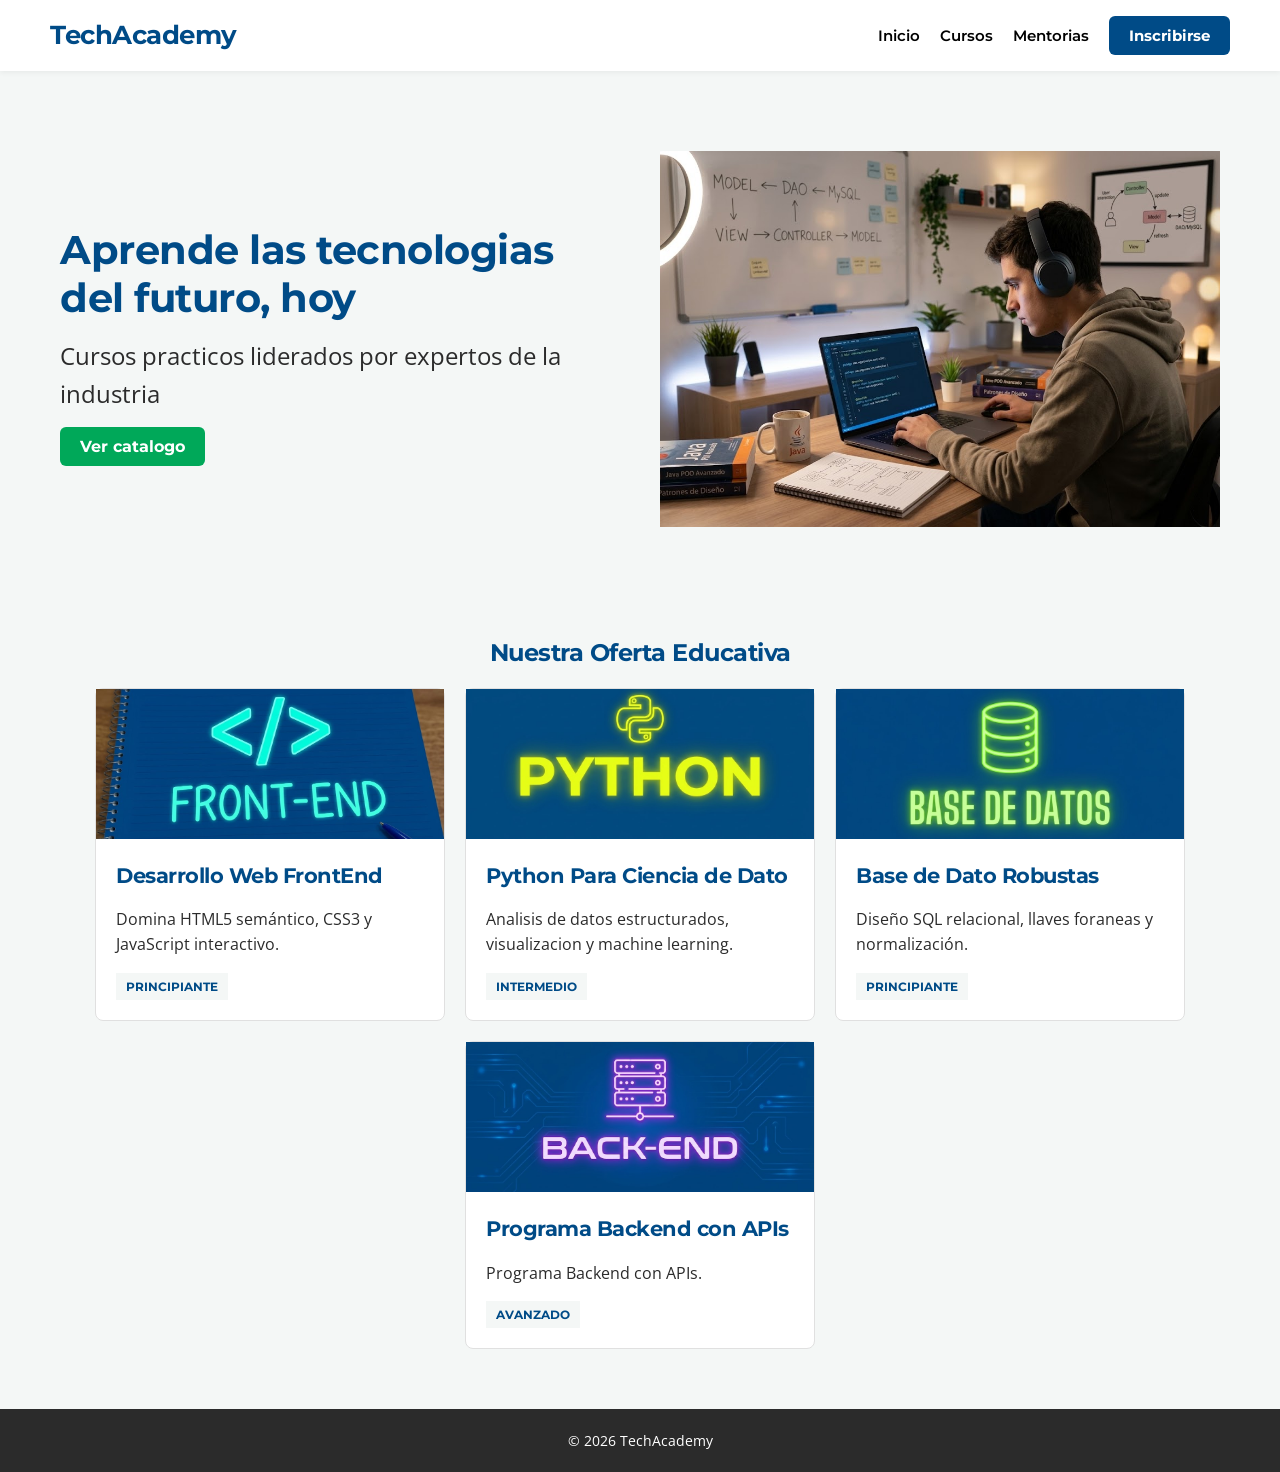
<file: index.html>
<!DOCTYPE html>
<html lang="es">
<head>
    <meta charset="UTF-8">
    <meta name="viewport" content="width=device-width, initial-scale=1.0">
    <link rel="stylesheet" href="css/miEstilo.css">
    <title>TechAcademy</title>
    <!-- tipografia en linea -->
     <link rel="preconnect" href="https://fonts.googleapis.com">
     <link rel="preconnect" href="https://fonts.gstatic.com" crossorigin>
     <link href="https://fonts.googleapis.com/css2?family=Montserrat:ital,wght@0,100..900;1,100..900&display=swap" rel="stylesheet">
</head>
<body>
    <!-- encabezado -->
     <header>
        <div id="logo">
            <h1>TechAcademy</h1>
        </div>
        <nav class="navPrincipal">
            <ul>
                <li><a href="index.html">Inicio</a></li>
                <li><a href="cursos.html">Cursos</a></li>
                <li><a href="mentorias.html">Mentorias</a></li>
                <li><a href="inscripcion.html" id="btn_destacado">Inscribirse</a></li>
            </ul>
        </nav>
     </header>
     <!--contenido principal-->
     <main class="contenedor_principal">

        <section class="tec">
            <section class="tec_contenido">
                <h2>Aprende las tecnologias del futuro, hoy</h2>
                <p>Cursos practicos liderados por expertos de la industria</p>
                <a href="" id="btn_accion">Ver catalogo</a>
            </section>
            <section class="imagen">
                <img src="images/img1 Copy.jpg" alt="Estudiante programando">
            </section>
        </section>
        <section id="catalogo">
            <h2>Nuestra Oferta Educativa</h2>
            <div class="grid_cursos">
                <article class="tarjeta_curso">
                    <img src="images/img2.jpg" alt="FrontEnd">
                    <div class="info_curso">
                        <h3>Desarrollo Web FrontEnd</h3>
                        <p>Domina HTML5 semántico, CSS3 y JavaScript interactivo.</p>
                        <span class="nivel">Principiante</span>
                    </div>
                </article>
                <article class="tarjeta_curso">
                    <img src="images/img3.jpg" alt="Python">
                    <div class="info_curso">
                        <h3>Python Para Ciencia de Dato</h3>
                        <p>Analisis de datos estructurados, visualizacion y machine learning.</p>
                        <span class="nivel">Intermedio</span>
                    </div>
                </article>
                <article class="tarjeta_curso">
                    <img src="images/img4.jpg" alt="Base de Datos">
                    <div class="info_curso">
                        <h3>Base de Dato Robustas</h3>
                        <p>Diseño SQL relacional, llaves foraneas y normalización.</p>
                        <span class="nivel">Principiante</span>
                    </div>
                </article>
                <article class="tarjeta_curso">
                    <img src="images/img5.jpg" alt="Backend con APIs">
                    <div class="info_curso">
                        <h3>Programa Backend con APIs</h3>
                        <p>Programa Backend con APIs.</p>
                        <span class="nivel">Avanzado</span>
                    </div>
                </article>

            </div>
        </section>
     </main>
     <footer>
        <p>&copy; 2026 TechAcademy</p>
     </footer>
</body>
</html>
</file>
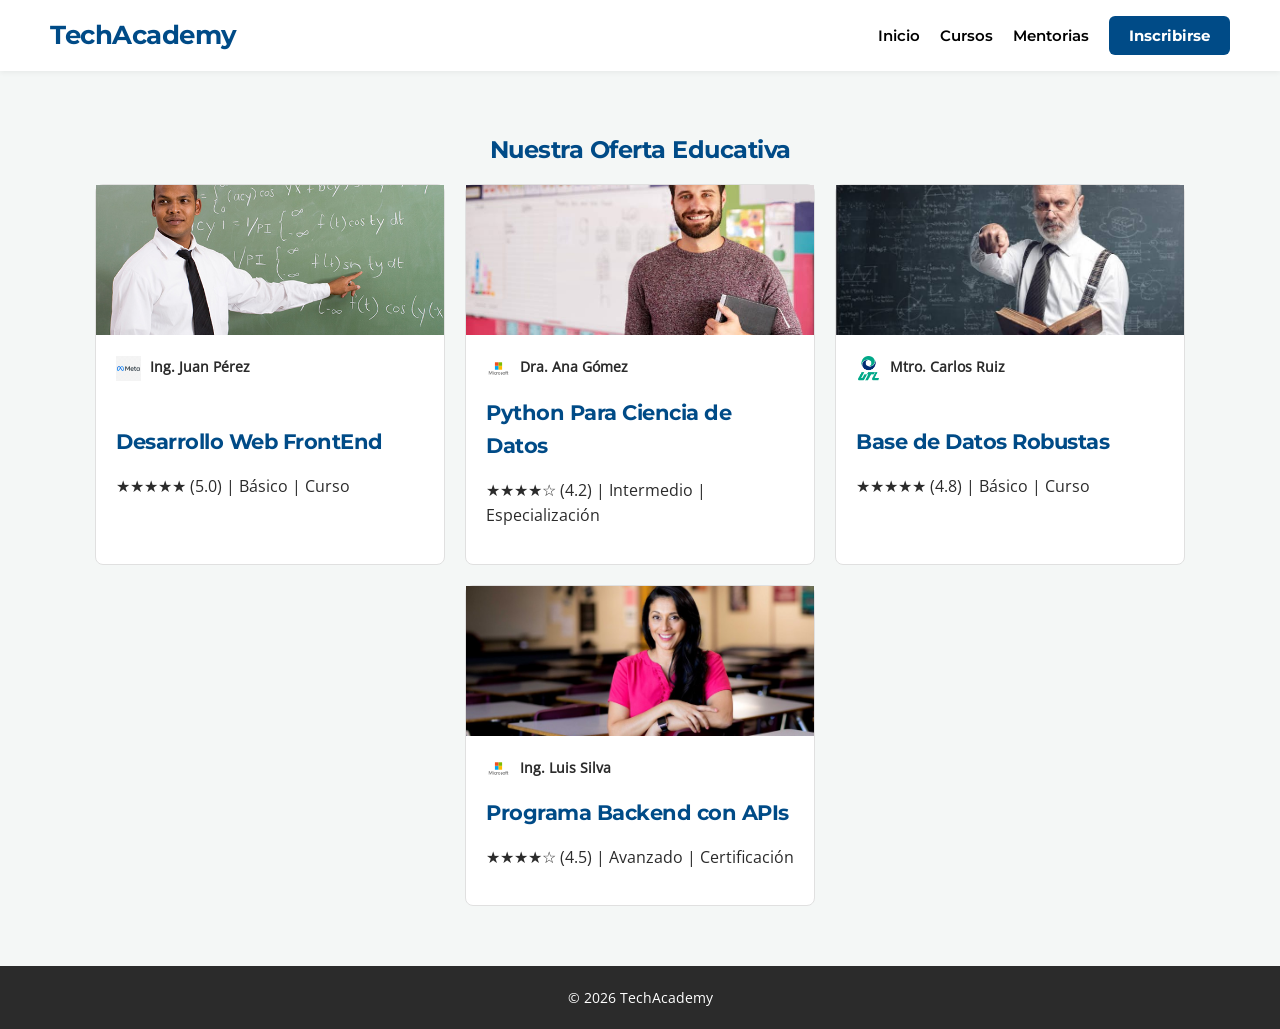
<file: cursos.html>
<!DOCTYPE html>
<html lang="es">
<head>
    <meta charset="UTF-8">
    <meta name="viewport" content="width=device-width, initial-scale=1.0">
    <link rel="stylesheet" href="css/miEstilo.css">
    <title>Cursos - TechAcademy</title>
    <link rel="preconnect" href="https://fonts.googleapis.com">
    <link rel="preconnect" href="https://fonts.gstatic.com" crossorigin>
    <link href="https://fonts.googleapis.com/css2?family=Montserrat:ital,wght@0,100..900;1,100..900&display=swap" rel="stylesheet">
</head>
<body>
    <!-- encabezado -->
    <header>
        <div id="logo">
            <h1>TechAcademy</h1>
        </div>
        <nav class="navPrincipal">
            <ul>
                <li><a href="index.html">Inicio</a></li>
                <li><a href="cursos.html">Cursos</a></li>
                <li><a href="mentorias.html">Mentorias</a></li>
                <li><a href="inscripcion.html" id="btn_destacado">Inscribirse</a></li>
            </ul>
        </nav>
    </header>

    <!-- contenido principal -->
    <main class="contenedor_principal">
        <section id="catalogo">
            <h2>Nuestra Oferta Educativa</h2>
            <div class="grid_cursos">
                
                <article class="tarjeta_curso">
                    <img src="images/teacher-1.jpg" alt="Instructor FrontEnd">
                    <div class="info_curso">
                        <p class="instructor_info">
                            <img src="images/facebook-meta-logo-png.png" class="logo_inst" alt="Meta">
                            Ing. Juan Pérez
                        </p>
                        <h3>Desarrollo Web FrontEnd</h3>
                        <p>★★★★★ (5.0) | Básico | Curso</p>
                    </div>
                </article>

                <article class="tarjeta_curso">
                    <img src="images/teacher-2.jpg" alt="Instructora Python">
                    <div class="info_curso">
                        <p class="instructor_info">
                            <img src="images/microsoft-logo-png.webp" class="logo_inst" alt="Microsoft">
                            Dra. Ana Gómez
                        </p>
                        <h3>Python Para Ciencia de Datos</h3>
                        <p>★★★★☆ (4.2) | Intermedio | Especialización</p>
                    </div>
                </article>

                <article class="tarjeta_curso">
                    <img src="images/teacher-3.jfif" alt="Instructor Base de Datos">
                    <div class="info_curso">
                        <p class="instructor_info">
                            <img src="images/utl-leon.png" class="logo_inst" alt="UTL">
                            Mtro. Carlos Ruiz
                        </p>
                        <h3>Base de Datos Robustas</h3>
                        <p>★★★★★ (4.8) | Básico | Curso</p>
                    </div>
                </article>

                <article class="tarjeta_curso">
                    <img src="images/teacher-4.jpg" alt="Instructor Backend">
                    <div class="info_curso">
                        <p class="instructor_info">
                            <img src="images/microsoft-logo-png.webp" class="logo_inst" alt="Microsoft">
                            Ing. Luis Silva
                        </p>
                        <h3>Programa Backend con APIs</h3>
                        <p>★★★★☆ (4.5) | Avanzado | Certificación</p>
                    </div>
                </article>

            </div>
        </section>
    </main>

    <!-- footer -->
    <footer>
        <p>&copy; 2026 TechAcademy</p>
    </footer>
</body>
</html>
</file>
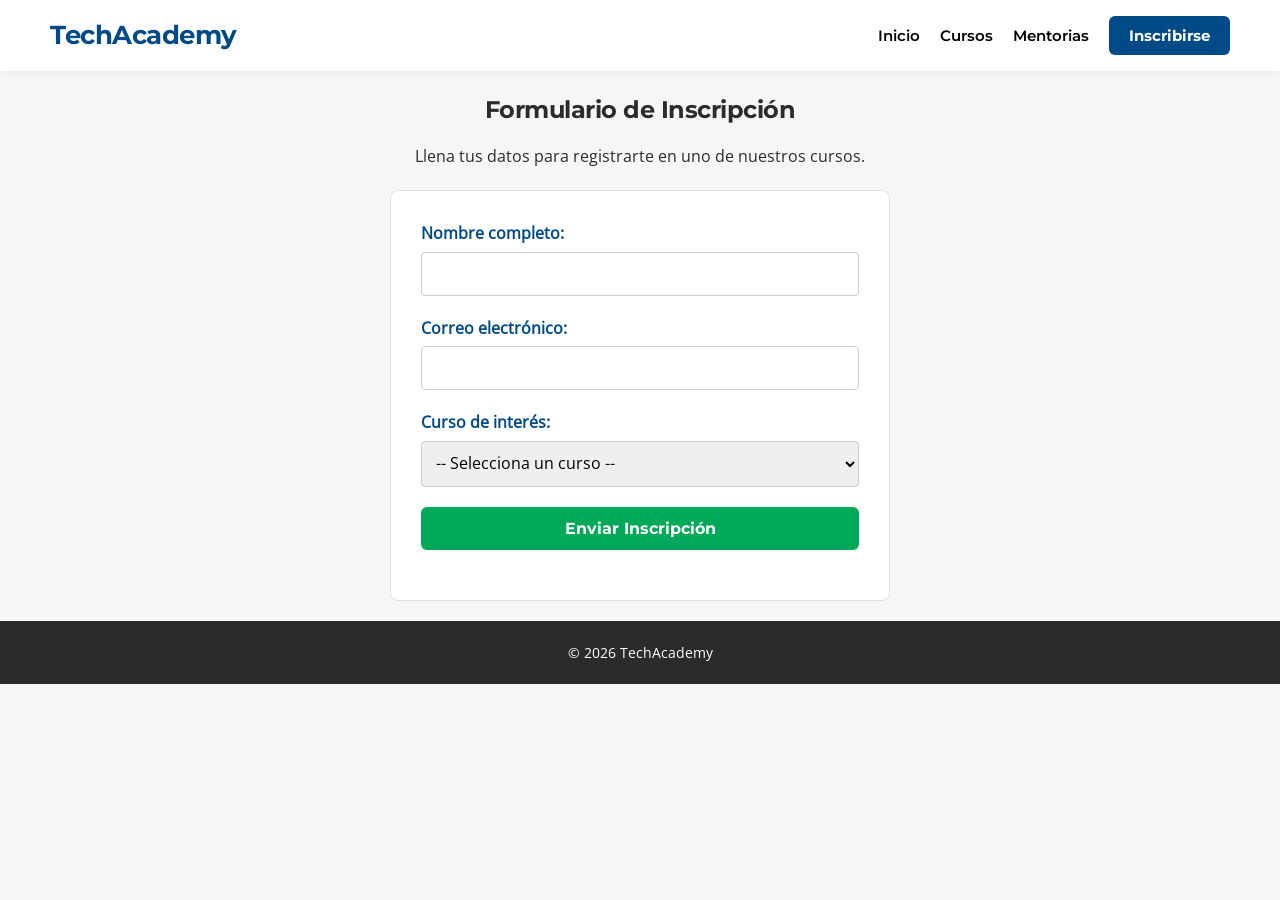
<file: inscripcion.html>
<!DOCTYPE html>
<html lang="es">
<head>
    <meta charset="UTF-8">
    <meta name="viewport" content="width=device-width, initial-scale=1.0">
    <link rel="stylesheet" href="css/miEstilo.css">
    <title>Inscripción - TechAcademy</title>
    <link rel="preconnect" href="https://fonts.googleapis.com">
    <link rel="preconnect" href="https://fonts.gstatic.com" crossorigin>
    <link href="https://fonts.googleapis.com/css2?family=Montserrat:ital,wght@0,100..900;1,100..900&display=swap" rel="stylesheet">
</head>
<body>
    <header>
        <div id="logo">
            <h1>TechAcademy</h1>
        </div>
        <nav class="navPrincipal">
            <ul>
                <li><a href="index.html">Inicio</a></li>
                <li><a href="cursos.html">Cursos</a></li>
                <li><a href="mentorias.html">Mentorias</a></li>
                <li><a href="inscripcion.html" id="btn_destacado">Inscribirse</a></li>
            </ul>
        </nav>
    </header>

    <main class="contenedor_principal">
        <section id="inscripcion_seccion">
            <h2 style="text-align: center;">Formulario de Inscripción</h2>
            <p style="text-align: center; margin-bottom: 20px;">Llena tus datos para registrarte en uno de nuestros cursos.</p>

            <!-- Aquí está el method="GET" que pidió investigar -->
            <form action="inscripcion.html" method="GET" class="formulario_basico">
                
                <div class="campo">
                    <!-- Vinculación semántica: el 'for' coincide con el 'id' -->
                    <label for="nombre">Nombre completo:</label>
                    <input type="text" id="nombre" name="nombre_estudiante" required>
                </div>

                <div class="campo">
                    <label for="correo">Correo electrónico:</label>
                    <input type="email" id="correo" name="correo_estudiante" required>
                </div>

                <div class="campo">
                    <label for="curso_elegido">Curso de interés:</label>
                    <select id="curso_elegido" name="curso" required>
                        <option value="">-- Selecciona un curso --</option>
                        <option value="frontend">Desarrollo Web FrontEnd</option>
                        <option value="python">Python Para Ciencia de Datos</option>
                        <option value="bd">Base de Datos Robustas</option>
                        <option value="backend">Programa Backend con APIs</option>
                    </select>
                </div>

                <div class="campo">
                    <button type="submit" id="btn_enviar">Enviar Inscripción</button>
                </div>

            </form>
        </section>
    </main>

    <footer>
        <p>&copy; 2026 TechAcademy</p>
    </footer>
</body>
</html>
</file>
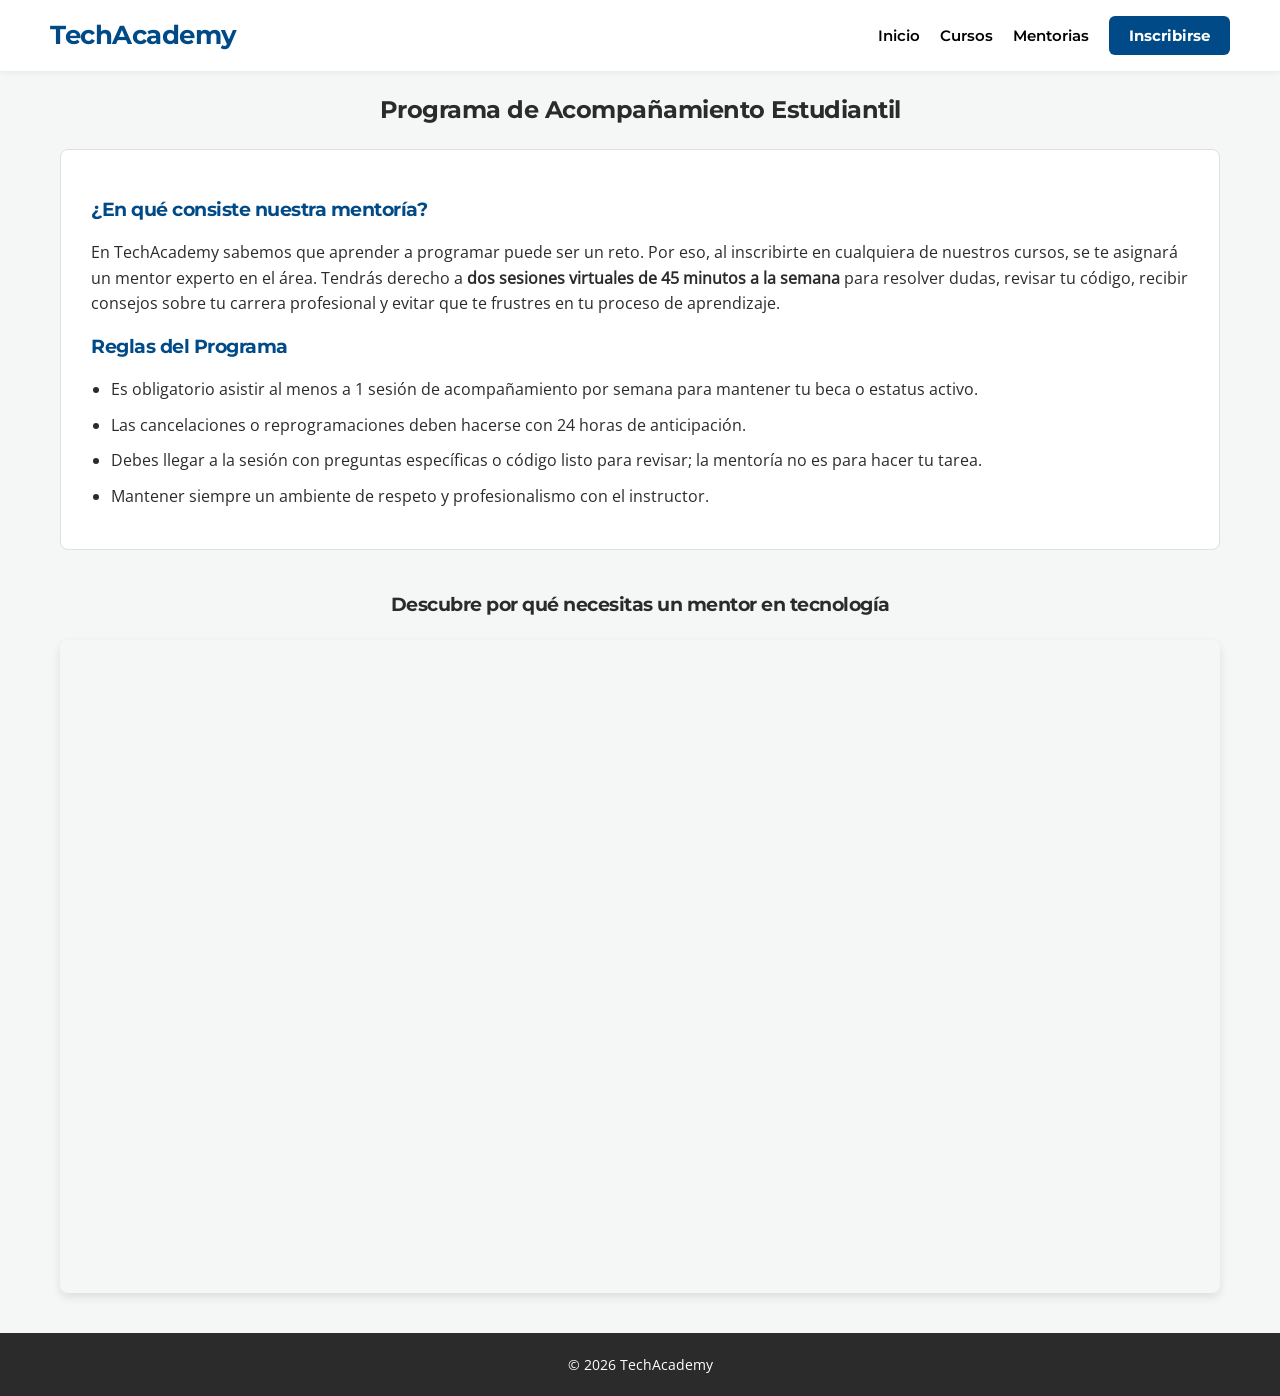
<file: mentorias.html>
<!DOCTYPE html>
<html lang="es">
<head>
    <meta charset="UTF-8">
    <meta name="viewport" content="width=device-width, initial-scale=1.0">
    <link rel="stylesheet" href="css/miEstilo.css">
    <title>Mentorías - TechAcademy</title>
    <link rel="preconnect" href="https://fonts.googleapis.com">
    <link rel="preconnect" href="https://fonts.gstatic.com" crossorigin>
    <link href="https://fonts.googleapis.com/css2?family=Montserrat:ital,wght@0,100..900;1,100..900&display=swap" rel="stylesheet">
</head>
<body>
    <!-- encabezado -->
    <header>
        <div id="logo">
            <h1>TechAcademy</h1>
        </div>
        <nav class="navPrincipal">
            <ul>
                <li><a href="index.html">Inicio</a></li>
                <li><a href="cursos.html">Cursos</a></li>
                <li><a href="mentorias.html">Mentorias</a></li>
                <li><a href="inscripcion.html" id="btn_destacado">Inscribirse</a></li>
            </ul>
        </nav>
    </header>

    <!-- contenido principal -->
    <main class="contenedor_principal">
        <section id="info_mentoria">
            <h2 style="text-align: center; margin-bottom: 20px;">Programa de Acompañamiento Estudiantil</h2>
            
            <div class="descripcion_programa">
                <h3>¿En qué consiste nuestra mentoría?</h3>
                <p>En TechAcademy sabemos que aprender a programar puede ser un reto. Por eso, al inscribirte en cualquiera de nuestros cursos, se te asignará un mentor experto en el área. Tendrás derecho a <strong>dos sesiones virtuales de 45 minutos a la semana</strong> para resolver dudas, revisar tu código, recibir consejos sobre tu carrera profesional y evitar que te frustres en tu proceso de aprendizaje.</p>
                
                <h3>Reglas del Programa</h3>
                <ul class="reglas_lista">
                    <li>Es obligatorio asistir al menos a 1 sesión de acompañamiento por semana para mantener tu beca o estatus activo.</li>
                    <li>Las cancelaciones o reprogramaciones deben hacerse con 24 horas de anticipación.</li>
                    <li>Debes llegar a la sesión con preguntas específicas o código listo para revisar; la mentoría no es para hacer tu tarea.</li>
                    <li>Mantener siempre un ambiente de respeto y profesionalismo con el instructor.</li>
                </ul>
            </div>

            <h3 style="margin-top: 40px; text-align: center;">Descubre por qué necesitas un mentor en tecnología</h3>
            
        
            <div class="video-responsive">
                <iframe src="https://www.youtube.com/embed/le1Qb8NITtw" title="Importancia de un Mentor" frameborder="0" allow="accelerometer; autoplay; clipboard-write; encrypted-media; gyroscope; picture-in-picture" allowfullscreen></iframe>
            </div>

        </section>
    </main>

    <!-- footer -->
    <footer>
        <p>&copy; 2026 TechAcademy</p>
    </footer>
</body>
</html>
</file>
<file: css/miEstilo.css>
/*Recurso con fuente descargada*/
@font-face {
    font-family: 'OpenDescargada';
    src: url('../fonts/OpenSans-Regular.ttf') format('woff2');
}

/*VARIABLES css*/
:root{
    --color_principal:#004b87; 
    --color_secundario:#00a859;
    --color_obscuro:#2b2b2b;
    --color_claro:#fff;
    --color_fondo:#f4f7f6;
    --color_borde:#e0e0e0;

    --fuente_titulos: 'Montserrat';
    --fuente_cuerpo: 'OpenDescargada';
}

*{
    box-sizing: border-box;
    margin: 0;
    padding: 0;
}

body{
    background-color: var(--color_fondo);
    color: var(--color_obscuro);
    line-height: 1.6;
    font-family: 'OpenDescargada';
}

ul{
    list-style: none;
}

a{
    text-decoration: none;
    font-family: var(--fuente_titulos);
}

header{
    display: flex; /*default flex-direction:row*/
    background-color: var(--color_claro);
    justify-content: space-between;
    align-items: center;
    box-shadow: 0 2px 5px rgba(0, 0, 0, 0.05);
    top: 0;
    position: sticky;
    z-index: 1000;
    padding: 15px 50px;
}

nav{
    display: flex;
}

nav ul{
    display: flex;
    gap: 20px;
    align-items: center;
}

nav a{
    font-size: 0.95rem;
    font-weight: 600;
    color: black;
}

nav a:hover{
    /*AQUI TENGO QUE REGRESAR*/
    color: var(--color_principal);
}

#logo h1{
    color: var(--color_principal);
    font-size: 1.6rem;
    font-weight: 700;
    margin-bottom: 0;
}

h1,h2,h3 {
    font-family: var(--fuente_titulos);
    font-weight: 700;
    letter-spacing: -0.5px;
    margin-bottom: 15px;
}

#btn_destacado, #btn_accion{
    padding: 10px 20px;
    border-radius: 6px;
    font-weight: 700;
}

#btn_destacado{
    background-color: var(--color_principal);
    color: var(--color_claro);
}

#btn_accion{
    background-color: var(--color_secundario);
    color: var(--color_claro);
}

#btn_accion:hover{
    background-color: var(--color_principal);
    color: var(--color_claro);
}

#btn_destacado:hover{
    color: var(--color_secundario);
}

.contenedor_principal{
    max-width: 1200px;
    margin: 0 auto;
    padding: 20px;
}

/*contenedor principal*/
.tec{
    display: flex;
    flex-direction: row;
    align-items: center;
    gap: 40px;
    padding: 60px 0;
    flex-wrap: wrap;
}

.tec_contenido, .imagen{
    flex: 1 1 300px;
}

.tec_contenido h2{
    font-size: 2.5rem;
    color: var(--color_principal);
    line-height: 1.2;
}

.tec_contenido p{
    font-size: 1.5rem;
    margin-bottom: 20px;
}

img{width: 100%;}

/*GRID DE CURSO*/
#catalogo{
    padding: 40px 0;
}

#catalogo h2{
    text-align: center;
    color: var(--color_principal);
}

.grid_cursos{
    display: flex;
    flex-wrap: wrap;
    gap: 20px;
    justify-content: center;
}

.tarjeta_curso{
    background-color: var(--color_claro);
    border: 1px solid var(--color_borde);
    border-radius: 8px;
    flex: 1 1 280px; 
    max-width: 350px;
    display: flex;
    flex-direction: column;
   
    transition: transform 0.5s ease, box-shadow 0.5s ease;
}

.tarjeta_curso:hover{
    transform: translateY(-5px);
    box-shadow: 0 6px 18px rgba(0, 0, 0, 0.08);
}

.tarjeta_curso img{
    width: 100%;
    height: 150px;
    object-fit: cover;
}

.info_curso{
    padding: 20px;
    flex-grow: 1;
    display: flex;
    flex-direction: column;
}

.info_curso h3{
    font-size: 1.3rem;
    color: var(--color_principal);
}

.info_curso p{
    margin-bottom: 15px;
    flex-grow: 1;
    color: var(--color_obscuro);
}

.nivel{
    background-color: var(--color_fondo);
    color: var(--color_principal);
    font-family: var(--fuente_titulos);
    padding: 4px 10px;
    font-size: 0.75rem;
    font-weight: 700;
    text-transform: uppercase;
    align-self: flex-start;
}

/* footer */
footer{
    background-color: var(--color_obscuro);
    color: var(--color_claro);
    text-align: center;
    padding: 20px;
    font-size: 0.9rem;
}
/* Ajuste de logo e instructor en tarjetas de cursos */
.tarjeta_curso .logo_inst {
    width: 25px;
    height: 25px;
    object-fit: contain;
    vertical-align: middle;
    margin-right: 5px;
}

.instructor_info {
    font-size: 0.9rem;
    font-weight: 600;
}
/* --- ESTILOS PARA FORMULARIO DE INSCRIPCIÓN --- */
.formulario_basico {
    background-color: var(--color_claro);
    padding: 30px;
    border: 1px solid var(--color_borde);
    border-radius: 8px;
    max-width: 500px;
    margin: 0 auto; 
}

.campo {
    margin-bottom: 20px;
    display: flex;
    flex-direction: column; 
}

.campo label {
    font-weight: 700;
    margin-bottom: 5px;
    color: var(--color_principal);
}

.campo input, 
.campo select {
    padding: 10px;
    border: 1px solid #ccc;
    border-radius: 4px;
    font-family: 'OpenDescargada';
    font-size: 1rem;
}

#btn_enviar {
    background-color: var(--color_secundario);
    color: var(--color_claro);
    padding: 12px;
    border: none;
    border-radius: 6px;
    font-weight: 700;
    font-family: var(--fuente_titulos);
    cursor: pointer;
    font-size: 1rem;
}

#btn_enviar:hover {
    background-color: var(--color_principal);
}
/* --- ESTILOS PARA MENTORÍAS Y VIDEO --- */
.descripcion_programa {
    background-color: var(--color_claro);
    padding: 30px;
    border-radius: 8px;
    border: 1px solid var(--color_borde);
}

.descripcion_programa h3 {
    color: var(--color_principal);
    margin-top: 15px;
}

.reglas_lista {
    list-style: disc; 
    margin-left: 20px;
    margin-top: 10px;
}

.reglas_lista li {
    margin-bottom: 10px;
}


.video-responsive {
    position: relative;
    padding-bottom: 56.25%; 
    height: 0;
    overflow: hidden;
    max-width: 100%;
    margin: 20px 0;
    border-radius: 8px;
    box-shadow: 0 4px 10px rgba(0, 0, 0, 0.1);
}

.video-responsive iframe {
    position: absolute;
    top: 0;
    left: 0;
    width: 100%;
    height: 100%;
}
</file>
